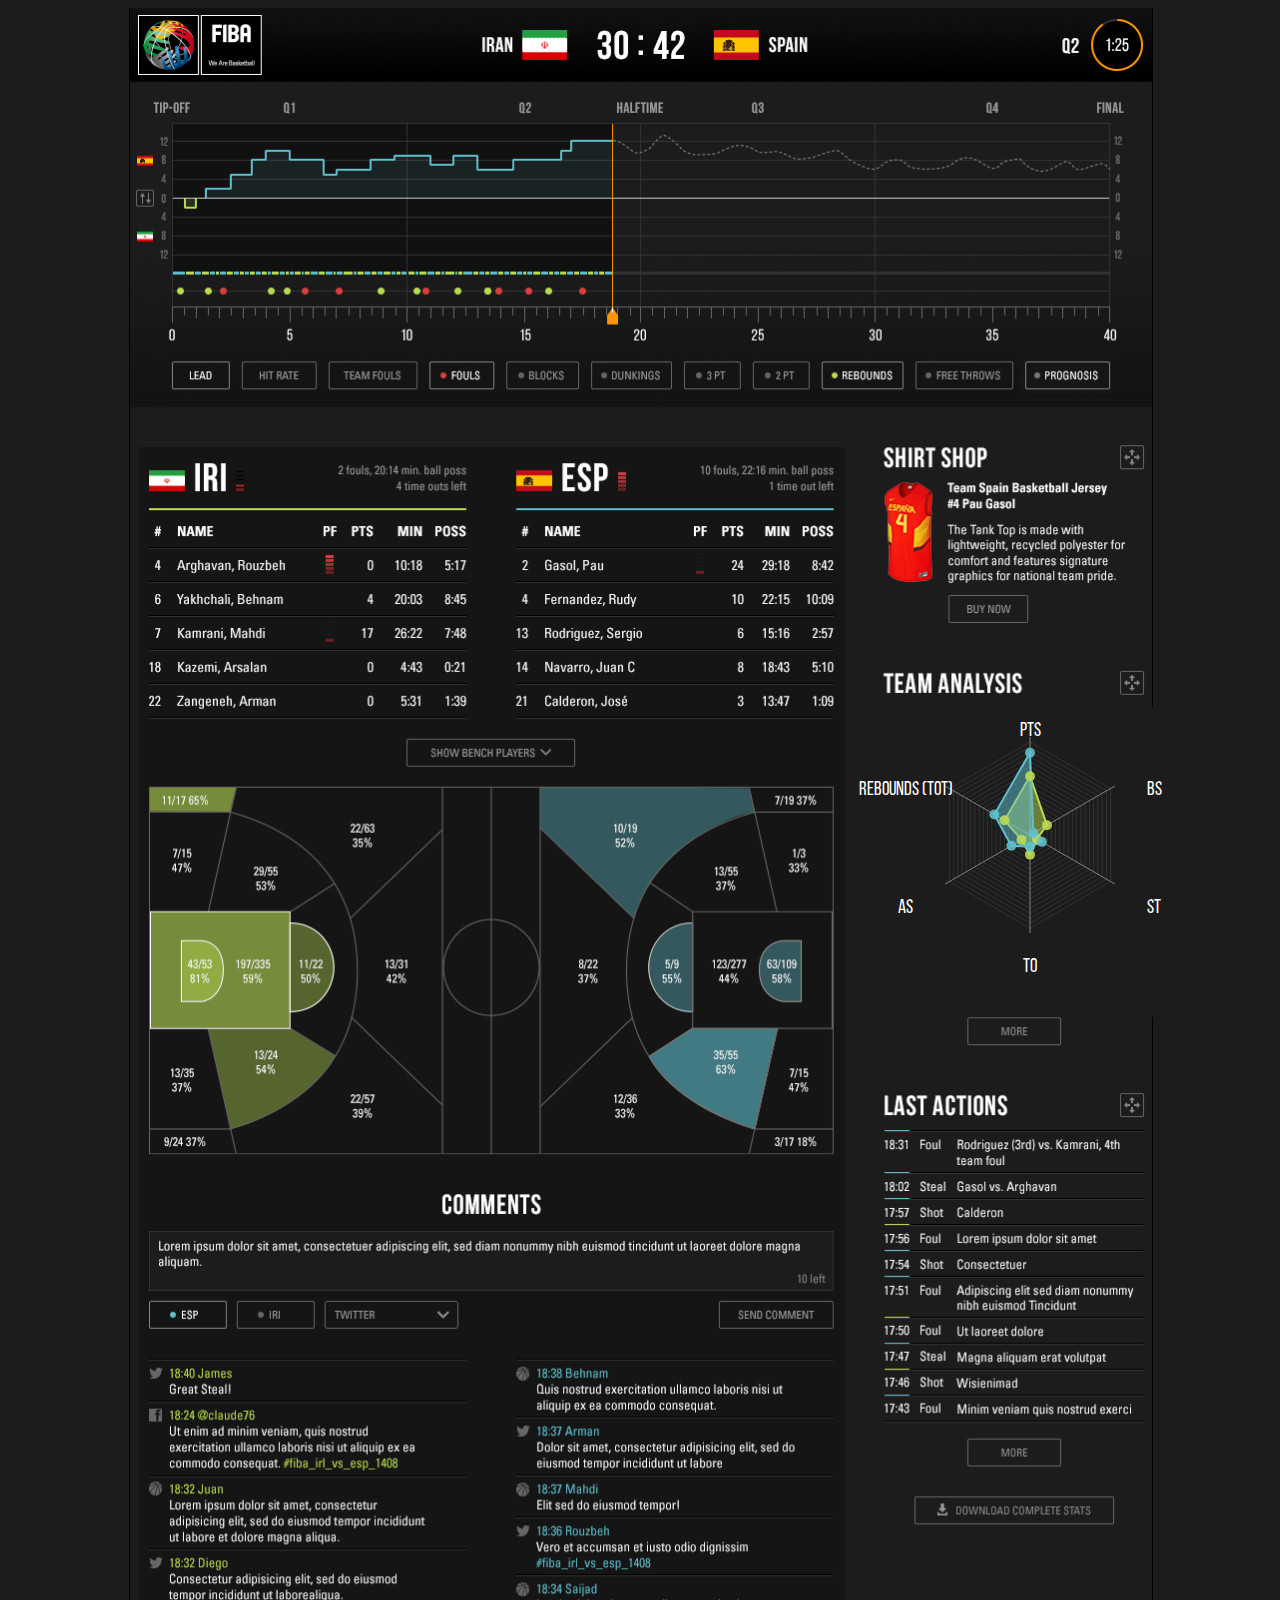
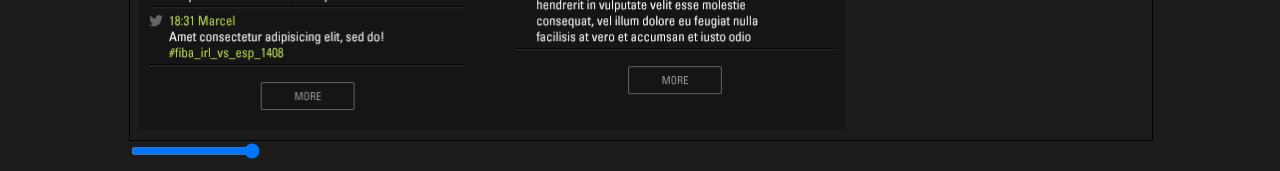
<file: index.html>
<!DOCTYPE html>
<html>
<head>
	<meta charset="utf-8">
	<meta http-equiv="X-UA-Compatible" content="IE=edge">
	<title>FIBA Prototype</title>
	<link rel="stylesheet" href="css/main.css">
</head>
<body>

	<div class="l-wrapper">
		<img id="view-live" src="assets/01_Live_Prognose.png" alt="">
		<a href="team.html" id="esp"></a>
		<a href="#" id="foul"></a>
		<a href="foul.html" id="foul-tooltip">
			<img src="assets/foul-tooltip.png" alt="">
		</a>
		<input id="radar-slider" type="range" min="0.1" max="1" step="0.1" value="1"/>
		<div id="radar-wrapper">
			<div id="idMain--d3placeholdertabnetdiag" data-sap-ui="idMain--d3placeholdertabnetdiag" class="column2 sapMFlexBox sapMFlexItem sapMHBox" style="display:flex;justify-content:center;align-items:center">
				<div id="idMain--d3placeholdertabnetdiagChart" data-sap-ui="idMain--d3placeholdertabnetdiagChart" class="sapMFlexBox sapMFlexItem sapMHBox" style="display:flex;justify-content:center;align-items:center">
				</div>
			</div>
		</div>
		<!--div id="ticker">
			<div class="ticker-wrapper">
				<div class="ticker-unit">A</div>
				<div class="ticker-unit">B</div>
				<div class="ticker-unit">C</div>
				<div class="ticker-unit">D</div>
				<div class="ticker-unit">E</div>
				<div class="ticker-unit">A</div>
			</div>
		</div-->
	</div>
	<!--script src="https://ajax.googleapis.com/ajax/libs/jquery/2.1.3/jquery.min.js"></script-->
	<script src="js/main.js" type="text/javascript" charset="utf-8"></script>
	<script src="resources/velocity.js" type="text/javascript" charset="utf-8"></script>
	<script src="resources/d3.js" type="text/javascript" charset="utf-8"></script>
	<script src="resources/underscore.js" type="text/javascript" charset="utf-8"></script>
	<script src="resources/chart_radar.js" type="text/javascript" charset="utf-8"></script>
	<script src="resources/chart_chord.js" type="text/javascript" charset="utf-8"></script>
</body>
</html>
</file>
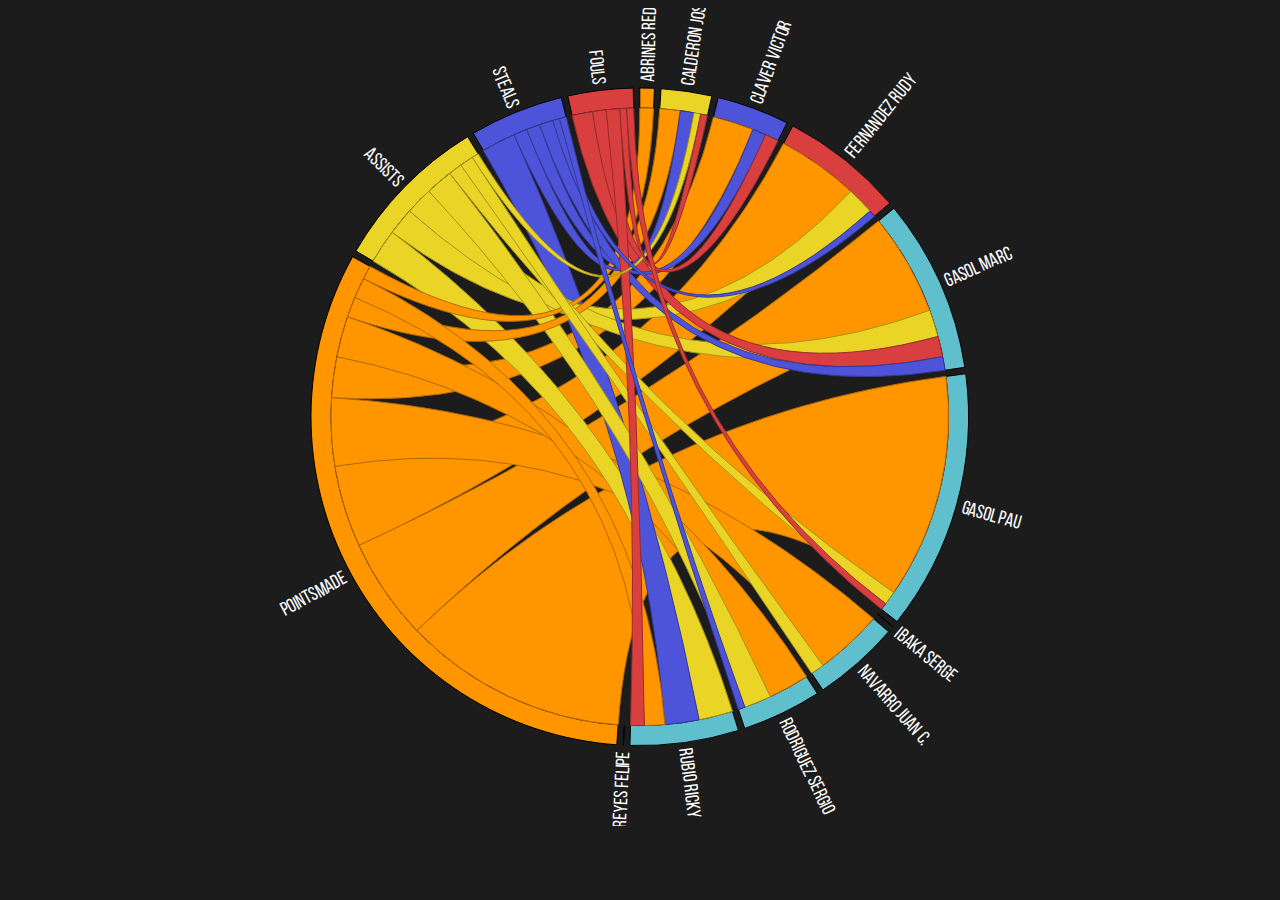
<file: chord.html>
<!DOCTYPE html>
<html>
<head>
	<meta charset="utf-8">
	<meta http-equiv="X-UA-Compatible" content="IE=edge">
	<title>FIBA Chord</title>
	<link rel="stylesheet" href="css/main.css">
</head>
<body>
	<div class="l-wrapper">
		<div id="tooltip" class="tooltipoff" style="visibility: hidden;"></div>
		<div id="idMain--d3placeholderDirectedEdges" data-sap-ui="idMain--d3placeholderDirectedEdges" class="column2 sapMFlexBox sapMFlexItem sapMHBox" style="display:flex;justify-content:center;align-items:center">
		</div>
	</div>
	<script src="resources/d3.js" type="text/javascript" charset="utf-8"></script>
	<script src="resources/underscore.js" type="text/javascript" charset="utf-8"></script>
	<script src="resources/chart_radar.js" type="text/javascript" charset="utf-8"></script>
	<script src="resources/chart_chord.js" type="text/javascript" charset="utf-8"></script>
</body>
</html>
</file>
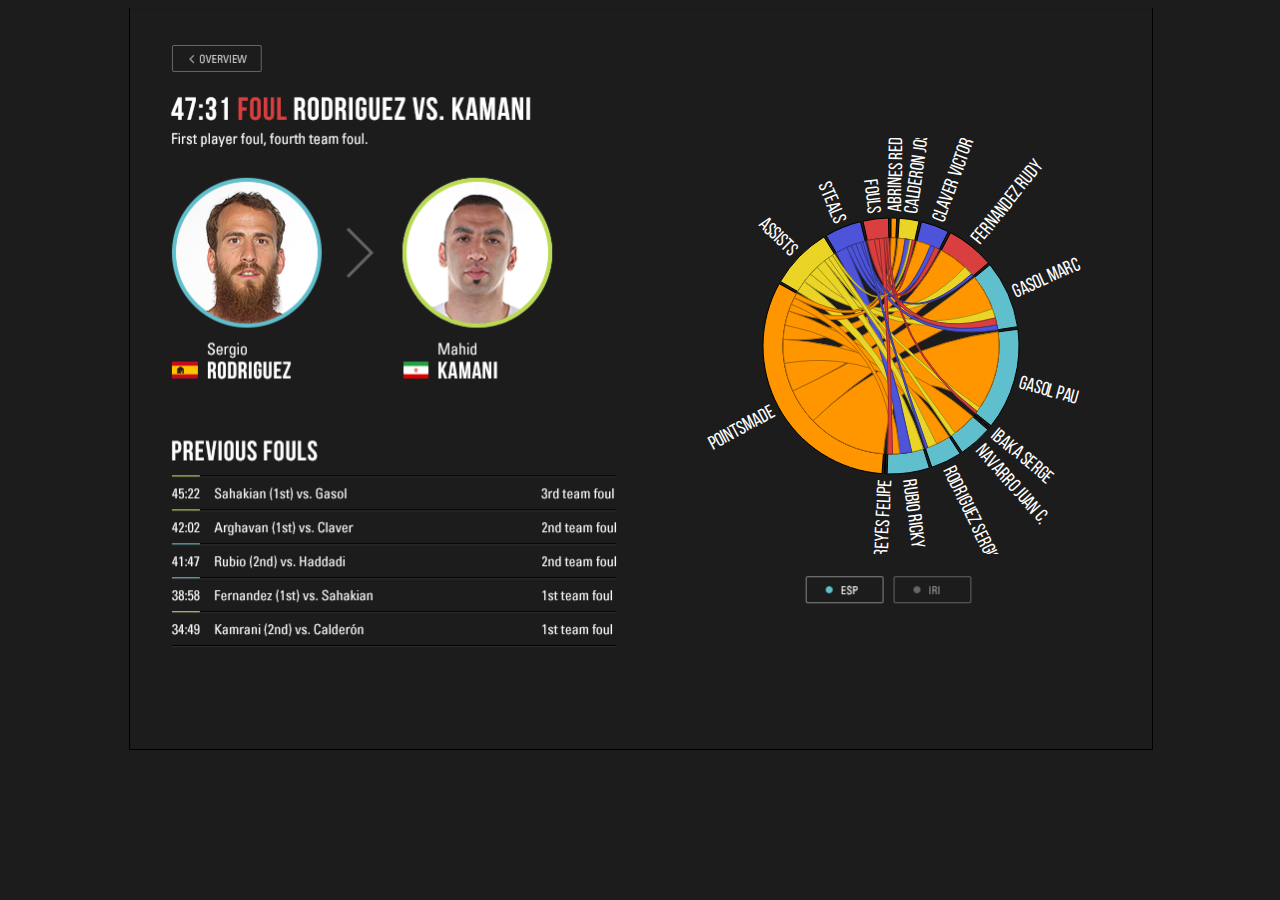
<file: foul.html>
<!DOCTYPE html>
<html>
<head>
	<meta charset="utf-8">
	<meta http-equiv="X-UA-Compatible" content="IE=edge">
	<title>FIBA Prototype</title>
	<link rel="stylesheet" href="css/main.css">
</head>
<body>

	<div class="l-wrapper">
		<img id="view-live" src="assets/02_Fouls.png" alt="">
		<a href="index.html" id="foul-back"></a>
		<div id="chord-wrapper">
			<div class="tooltipcover"></div>
			<div id="tooltip" class="tooltipoff" style="visibility: hidden;"></div>
			<div id="idMain--d3placeholderDirectedEdges" data-sap-ui="idMain--d3placeholderDirectedEdges" class="column2 sapMFlexBox sapMFlexItem sapMHBox" style="display:flex;justify-content:center;align-items:center">
			</div>
		</div>
	</div>
	<!--script src="https://ajax.googleapis.com/ajax/libs/jquery/2.1.3/jquery.min.js"></script-->
	<script src="js/main.js" type="text/javascript" charset="utf-8"></script>
	<script src="resources/velocity.js" type="text/javascript" charset="utf-8"></script>
	<script src="resources/d3.js" type="text/javascript" charset="utf-8"></script>
	<script src="resources/underscore.js" type="text/javascript" charset="utf-8"></script>
	<script src="resources/chart_radar.js" type="text/javascript" charset="utf-8"></script>
	<script src="resources/chart_chord.js" type="text/javascript" charset="utf-8"></script>
</body>
</html>
</file>
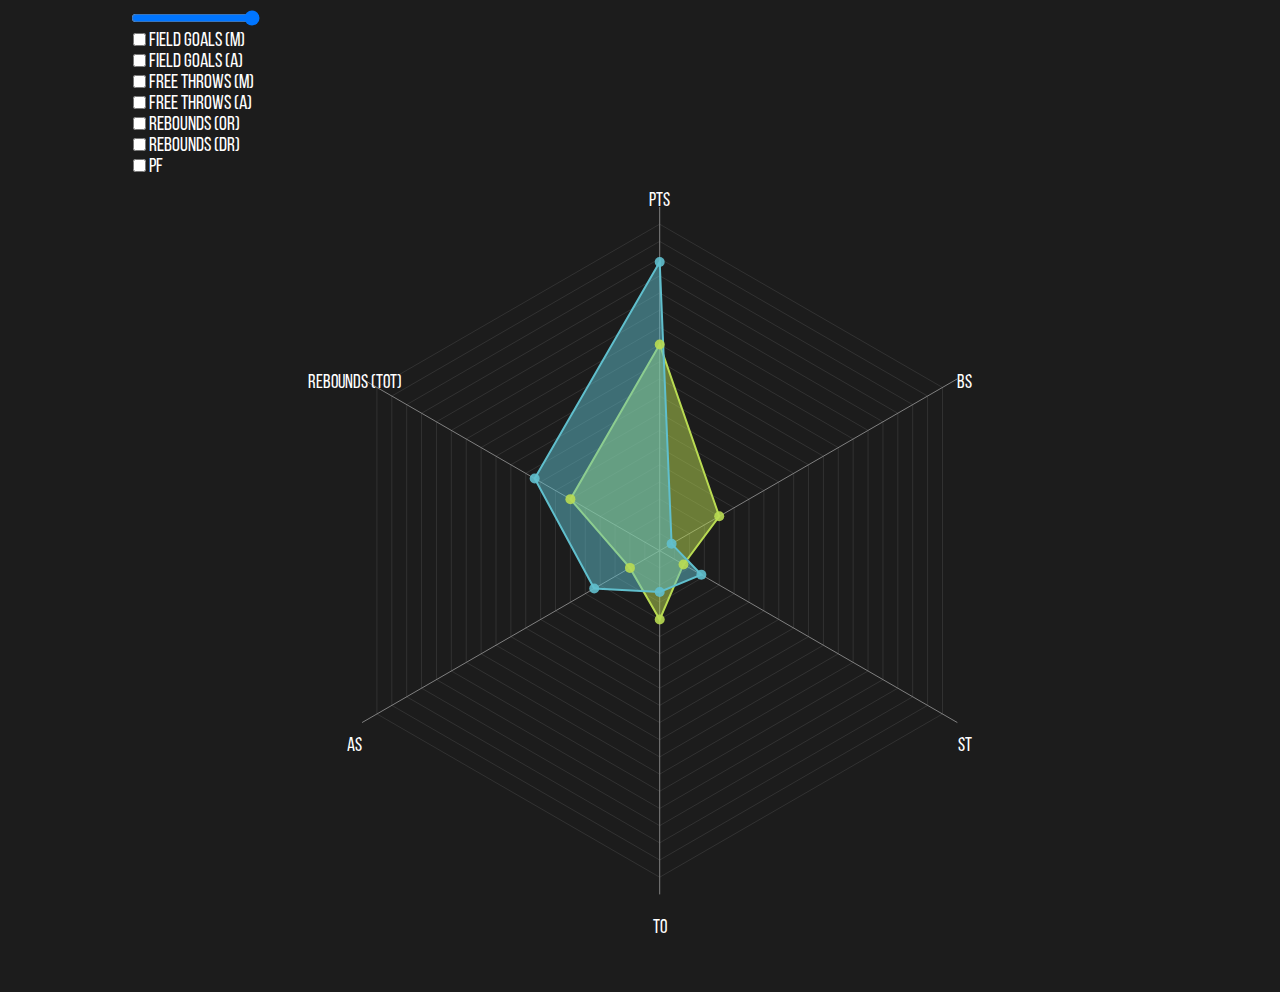
<file: radar.html>
<!DOCTYPE html>
<html>
<head>
	<meta charset="utf-8">
	<meta http-equiv="X-UA-Compatible" content="IE=edge">
	<title>FIBA Radar</title>
	<link rel="stylesheet" href="css/main.css">
</head>
<body>
	<div class="l-wrapper">
		<input id="radar-slider" type="range" min="0.1" max="1" step="0.1" value="1"/>
		<label for="checkbox_fgm"><input type="checkbox" name="checkbox_fgm" id="checkbox_fgm" value="23" />Field Goals (M)</label>
		<label for="checkbox_fga"><input type="checkbox" name="checkbox_fga" id="checkbox_fga" value="59" />Field Goals (A)</label>
		<label for="checkbox_ftm"><input type="checkbox" name="checkbox_ftm" id="checkbox_ftm" value="8" />Free Throws (M)</label>
		<label for="checkbox_fta"><input type="checkbox" name="checkbox_fta" id="checkbox_fta" value="13" />Free Throws (A)</label>
		<label for="checkbox_or"><input type="checkbox" name="checkbox_or" id="checkbox_or" value="11" />Rebounds (OR)</label>
		<label for="checkbox_dr"><input type="checkbox" name="checkbox_dr" id="checkbox_dr" value="20" />Rebounds (DR)</label>
		<label for="checkbox_pf"><input type="checkbox" name="checkbox_pf" id="checkbox_pf" value="24" />PF</label>
		<div id="idMain--d3placeholdertabnetdiag" data-sap-ui="idMain--d3placeholdertabnetdiag" class="column2 sapMFlexBox sapMFlexItem sapMHBox" style="display:flex;justify-content:center;align-items:center">
			<div id="idMain--d3placeholdertabnetdiagChart" data-sap-ui="idMain--d3placeholdertabnetdiagChart" class="sapMFlexBox sapMFlexItem sapMHBox" style="display:flex;justify-content:center;align-items:center">
			</div>
		</div>
	</div>
	<script src="resources/d3.js" type="text/javascript" charset="utf-8"></script>
	<script src="resources/underscore.js" type="text/javascript" charset="utf-8"></script>
	<script src="resources/chart_radar.js" type="text/javascript" charset="utf-8"></script>
	<script src="resources/chart_chord.js" type="text/javascript" charset="utf-8"></script>
</body>
</html>
</file>
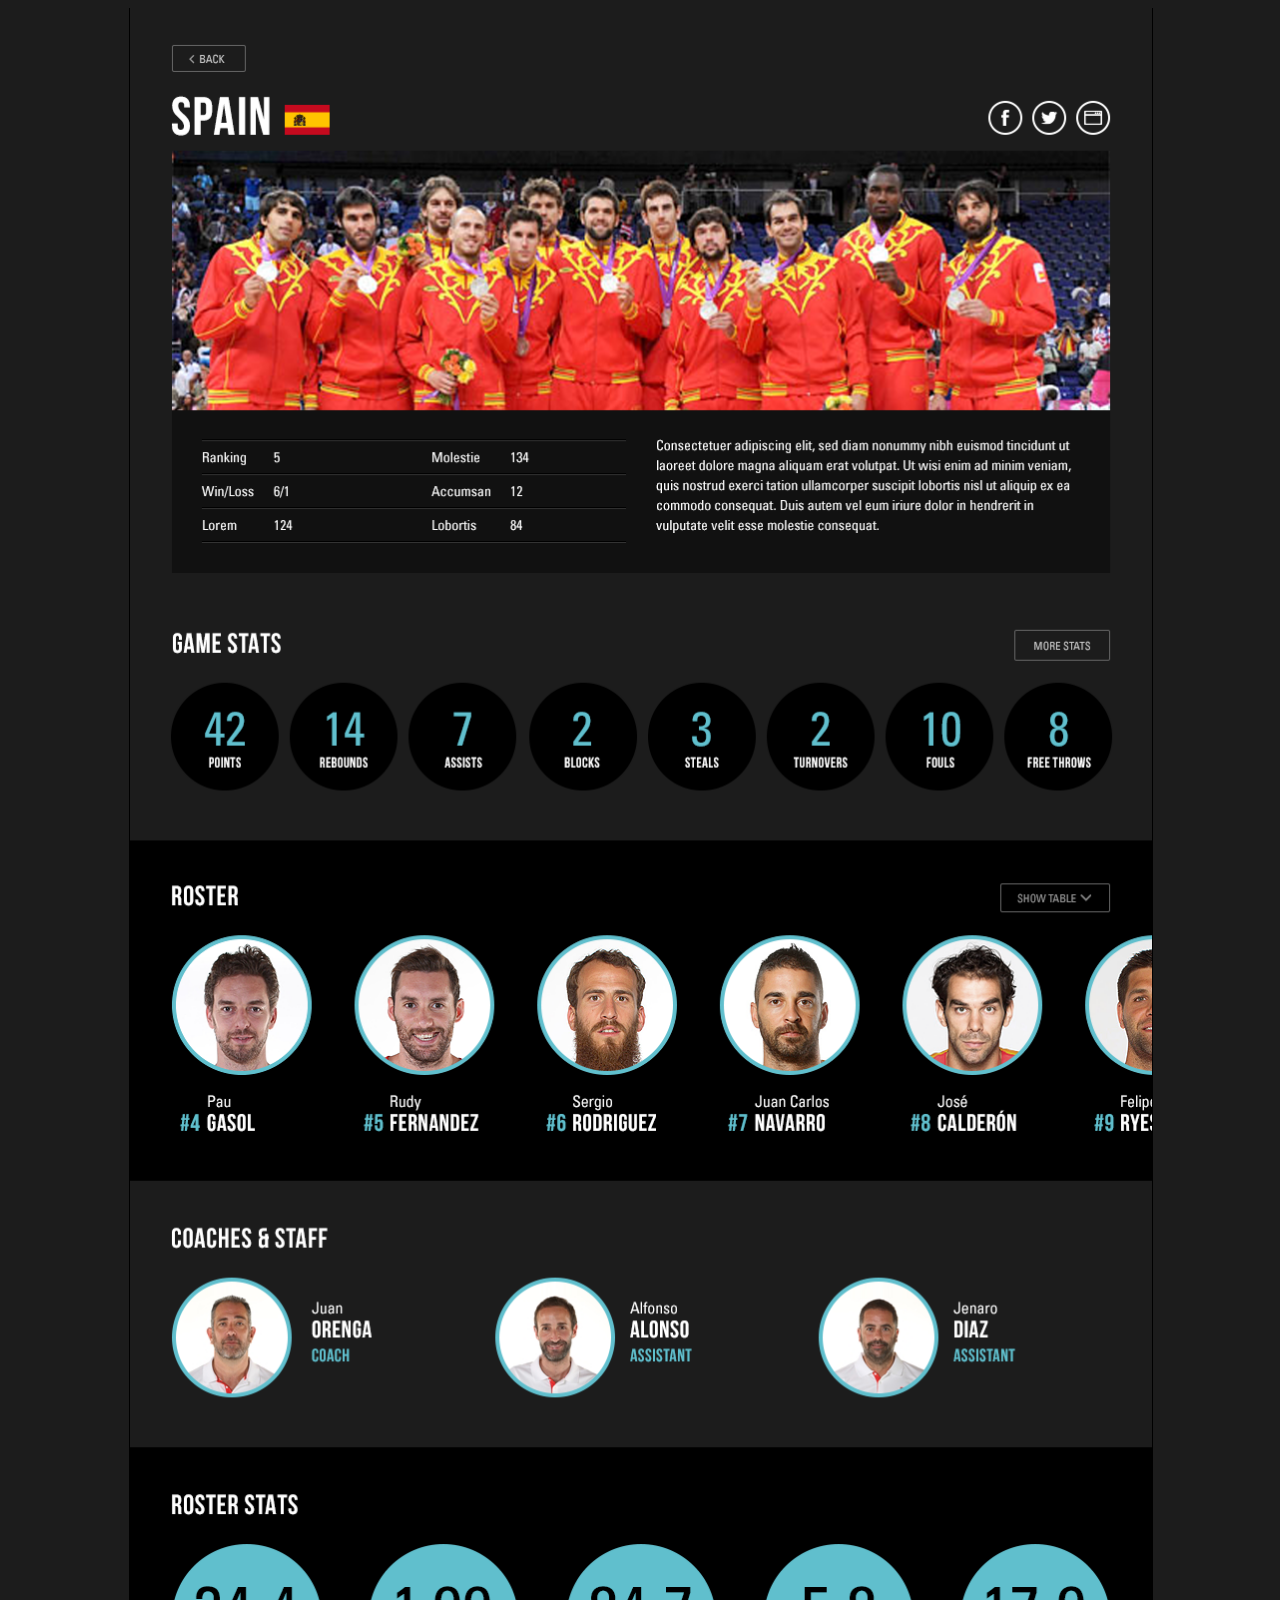
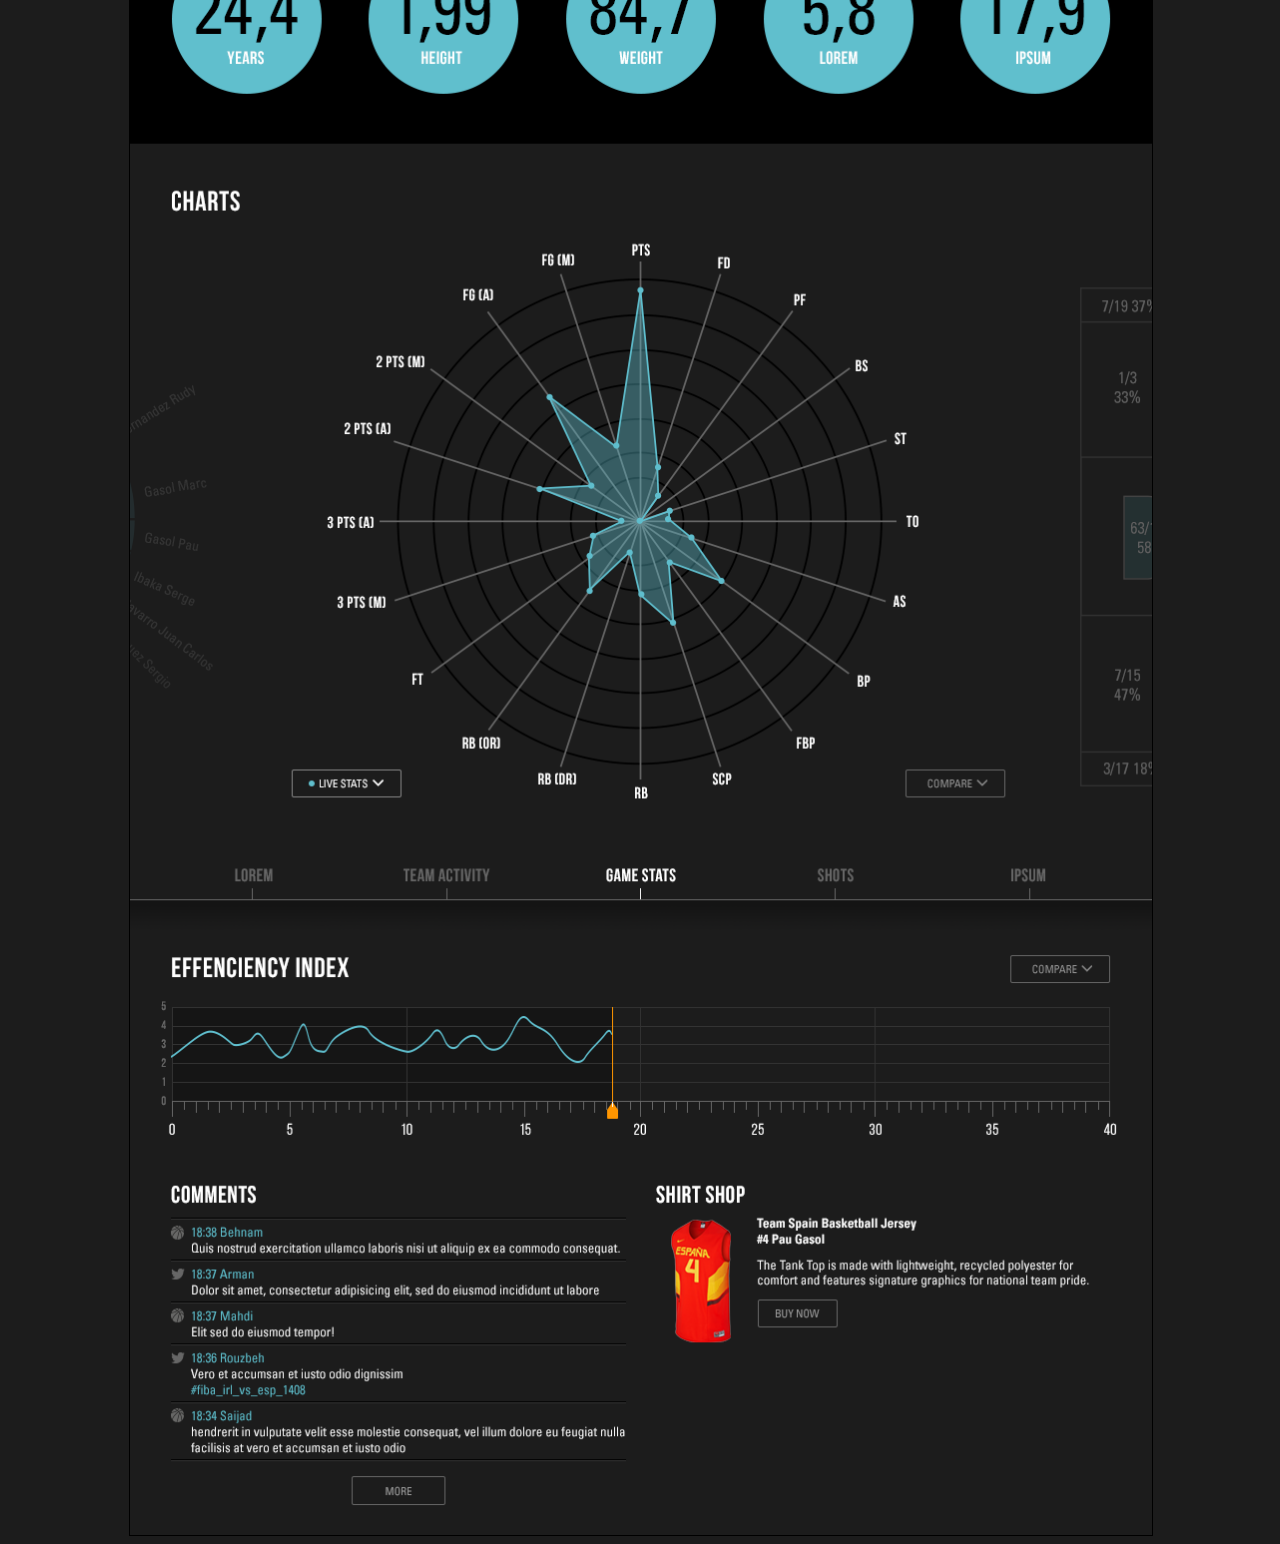
<file: team.html>
<!DOCTYPE html>
<html>
<head>
	<meta charset="utf-8">
	<meta http-equiv="X-UA-Compatible" content="IE=edge">
	<title>FIBA Prototype</title>
	<link rel="stylesheet" href="css/main.css">
</head>
<body>

	<div class="l-wrapper">
		<img id="view-live" src="assets/03_Teamkarte.png" alt="">
		<a href="index.html" id="team-back"></a>
	</div>
	<!--script src="https://ajax.googleapis.com/ajax/libs/jquery/2.1.3/jquery.min.js"></script-->
	<script src="js/main.js" type="text/javascript" charset="utf-8"></script>
	<script src="resources/velocity.js" type="text/javascript" charset="utf-8"></script>
	<script src="resources/d3.js" type="text/javascript" charset="utf-8"></script>
	<script src="resources/underscore.js" type="text/javascript" charset="utf-8"></script>
	<script src="resources/chart_radar.js" type="text/javascript" charset="utf-8"></script>
	<script src="resources/chart_chord.js" type="text/javascript" charset="utf-8"></script>
</body>
</html>
</file>
<file: css/main.css>
@font-face {
	font-family: "BebasRegular";
	src: url("../assets/BebasNeue-Regular.otf") format("opentype");
	font-weight: normal;
	font-style: normal;
}

html {
	background-color: #1C1C1C;
}

.l-wrapper {
	min-width: 1022px;
	max-width: 1022px;
	margin-right: auto;
	margin-left: auto;
	position: relative;
}

#view-live {
	display: block;
	width: 1022px;
	margin-right: auto;
	margin-left: auto;
	border-right: 1px solid black;
	border-bottom: 1px solid black;
	border-left: 1px solid black;
}

a#esp {
	display: block;
	width: 330px;
	height: 60px;
	/*background-color: salmon;*/
	position: absolute;
	top: 440px;
	left: 386px;
}

a#esp:hover {
	cursor: pointer;
	background-color: rgba(255, 255, 255, 0.2);
}

a#foul {
	display: block;
	width: 438px;
	height: 29px;
	/*background-color: salmon;*/
	position: absolute;
	top: 268px;
	left: 43px;
}

a#foul:hover {
	cursor: pointer;
	background-color: rgba(255, 255, 255, 0.2);
}

a#foul-back {
	display: block;
	width: 90px;
	height: 25px;
	/*background-color: salmon;*/
	position: absolute;
	top: 38px;
	left: 42px;
}

a#foul-tooltip {
	display: none;
	position: absolute;
	top: 291px;
	left: 296px;
}

a#foul-back:hover {
	cursor: pointer;
	background-color: rgba(255, 255, 255, 0.2);
}

a#team-back {
	display: block;
	width: 74px;
	height: 25px;
	/*background-color: salmon;*/
	position: absolute;
	top: 38px;
	left: 42px;
}

a#team-back:hover {
	cursor: pointer;
	background-color: rgba(255, 255, 255, 0.2);
}

.radar-placer {
	position: absolute;
	top: 70px;
	right: -10px;
	width: 520px;
	height: 520px;
}

.shadoow {
	background-color: #1C1C1C;
	position: absolute;
	top: 70px;
	right: -10px;
	width: 450px;
	height: 450px;
}

#radar-wrapper {
	display: block;
	width: 320px;
	height: 310px;
	position: absolute;
	top: 699px;
	left: 50%;
	margin-left: 210px;
	background-color: #1C1C1C;
	position: absolute;
}

.tooltipoff {
	font-family: "BebasRegular";
	font-size: 20px;
	position: absolute;
	top: 50px;
	left: 50px;
	color: white;
}

#chord-wrapper .tooltipoff {
	top: -47px;
	left: 33px;
}

#chord-wrapper .tooltipcover {
	display: block;
	width: 100px;
	height: 30px;
	position: absolute;
	top: -47px;
	left: 33px;
	background-color: #1C1C1C;
}

#circle:hover path.fade {
	display: none;
}

label {
	display: block;
	font-family: "BebasRegular";
	font-size: 20px;
	color: white;
}

#chord-wrapper {
	width: 520px;
	height: 438px;
	position: absolute;
	top: 130px;
	right: 0px;
	background-color: #1C1C1C;
}

#ticker {
	border: 1px solid lightgreen;
	width: 680px;
	height: 20px;
	position: absolute;
	top: 330px;
	left: 10px;
	overflow: hidden;
}

#ticker:after {
	clear: both;
}

.ticker-wrapper {
	width: 100%;
	height: 100%;
	position: absolute;
	top: 0;
	left: 0;
}

.ticker-unit {
	display: block;
	width: 680px;
	background-color: salmon;
	border: 1px solid white;
	position: absolute;
	top: 0;
	left: 0;
}
</file>
